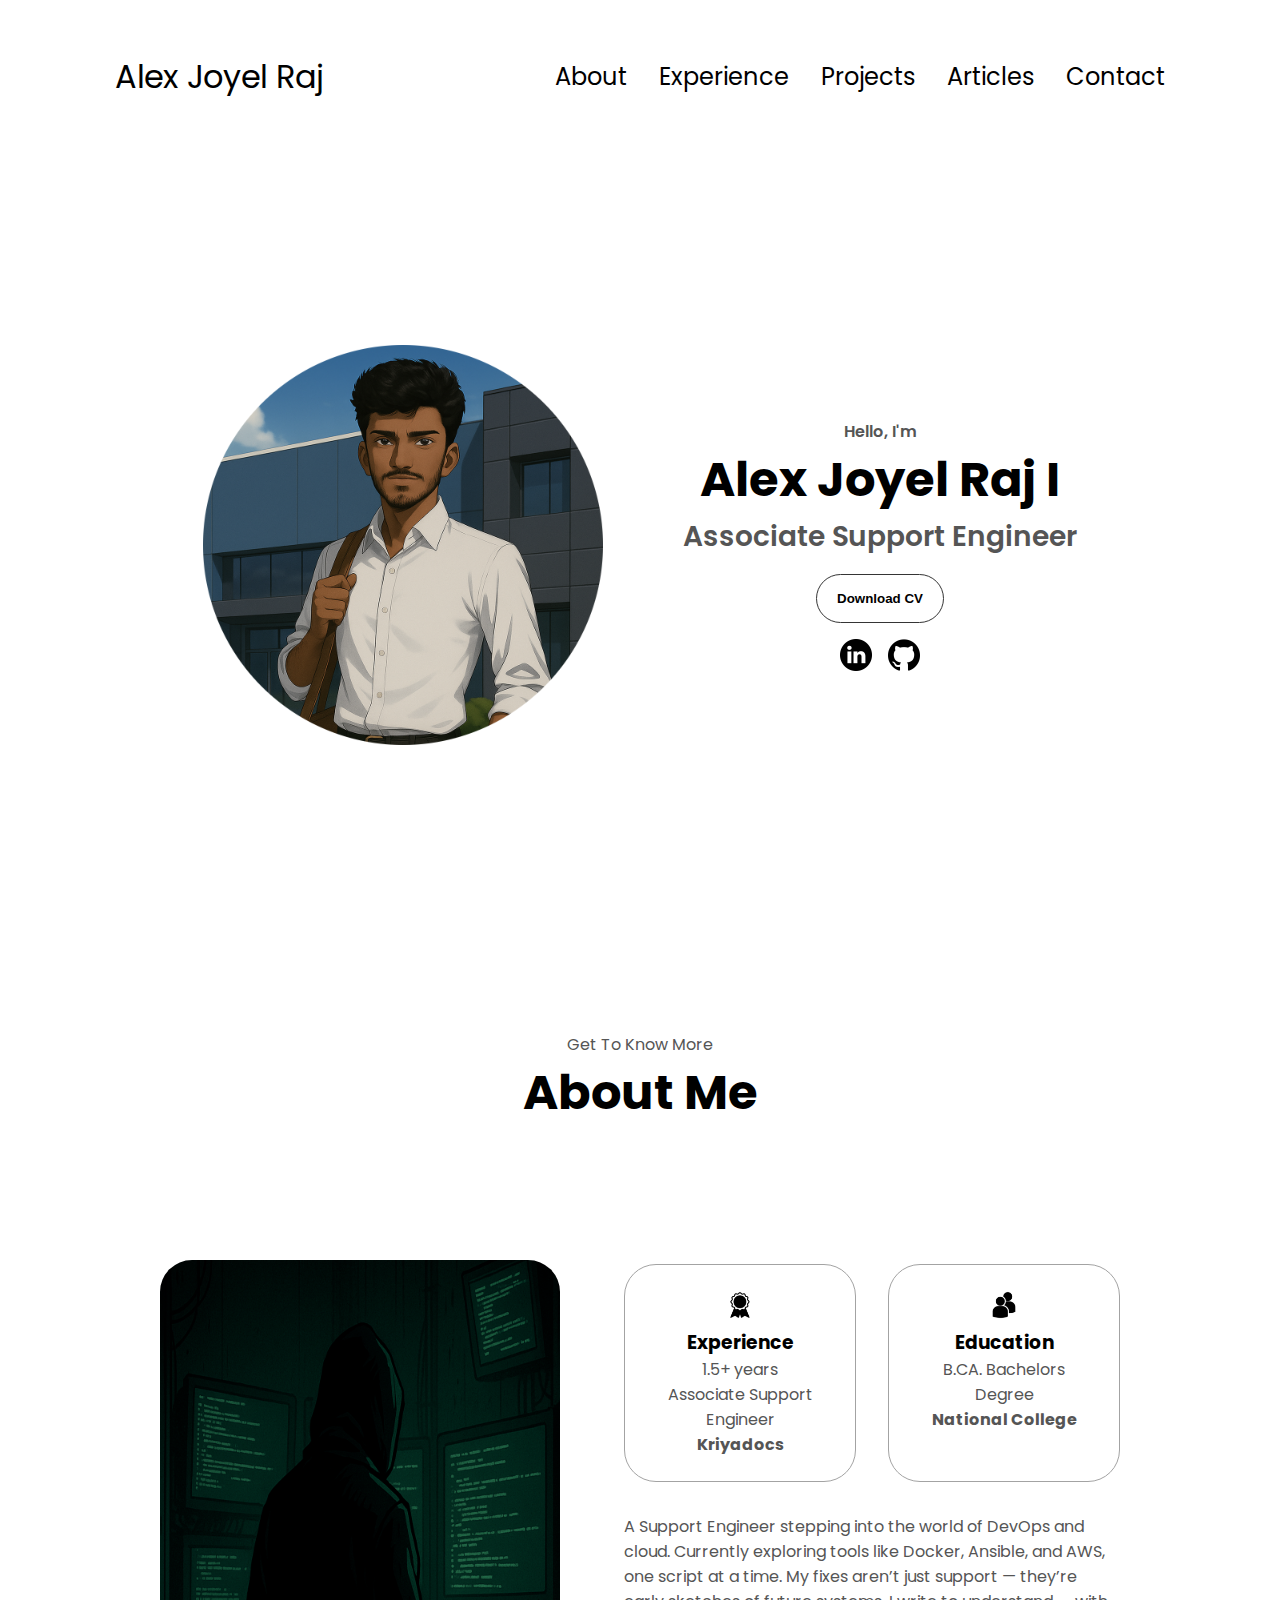
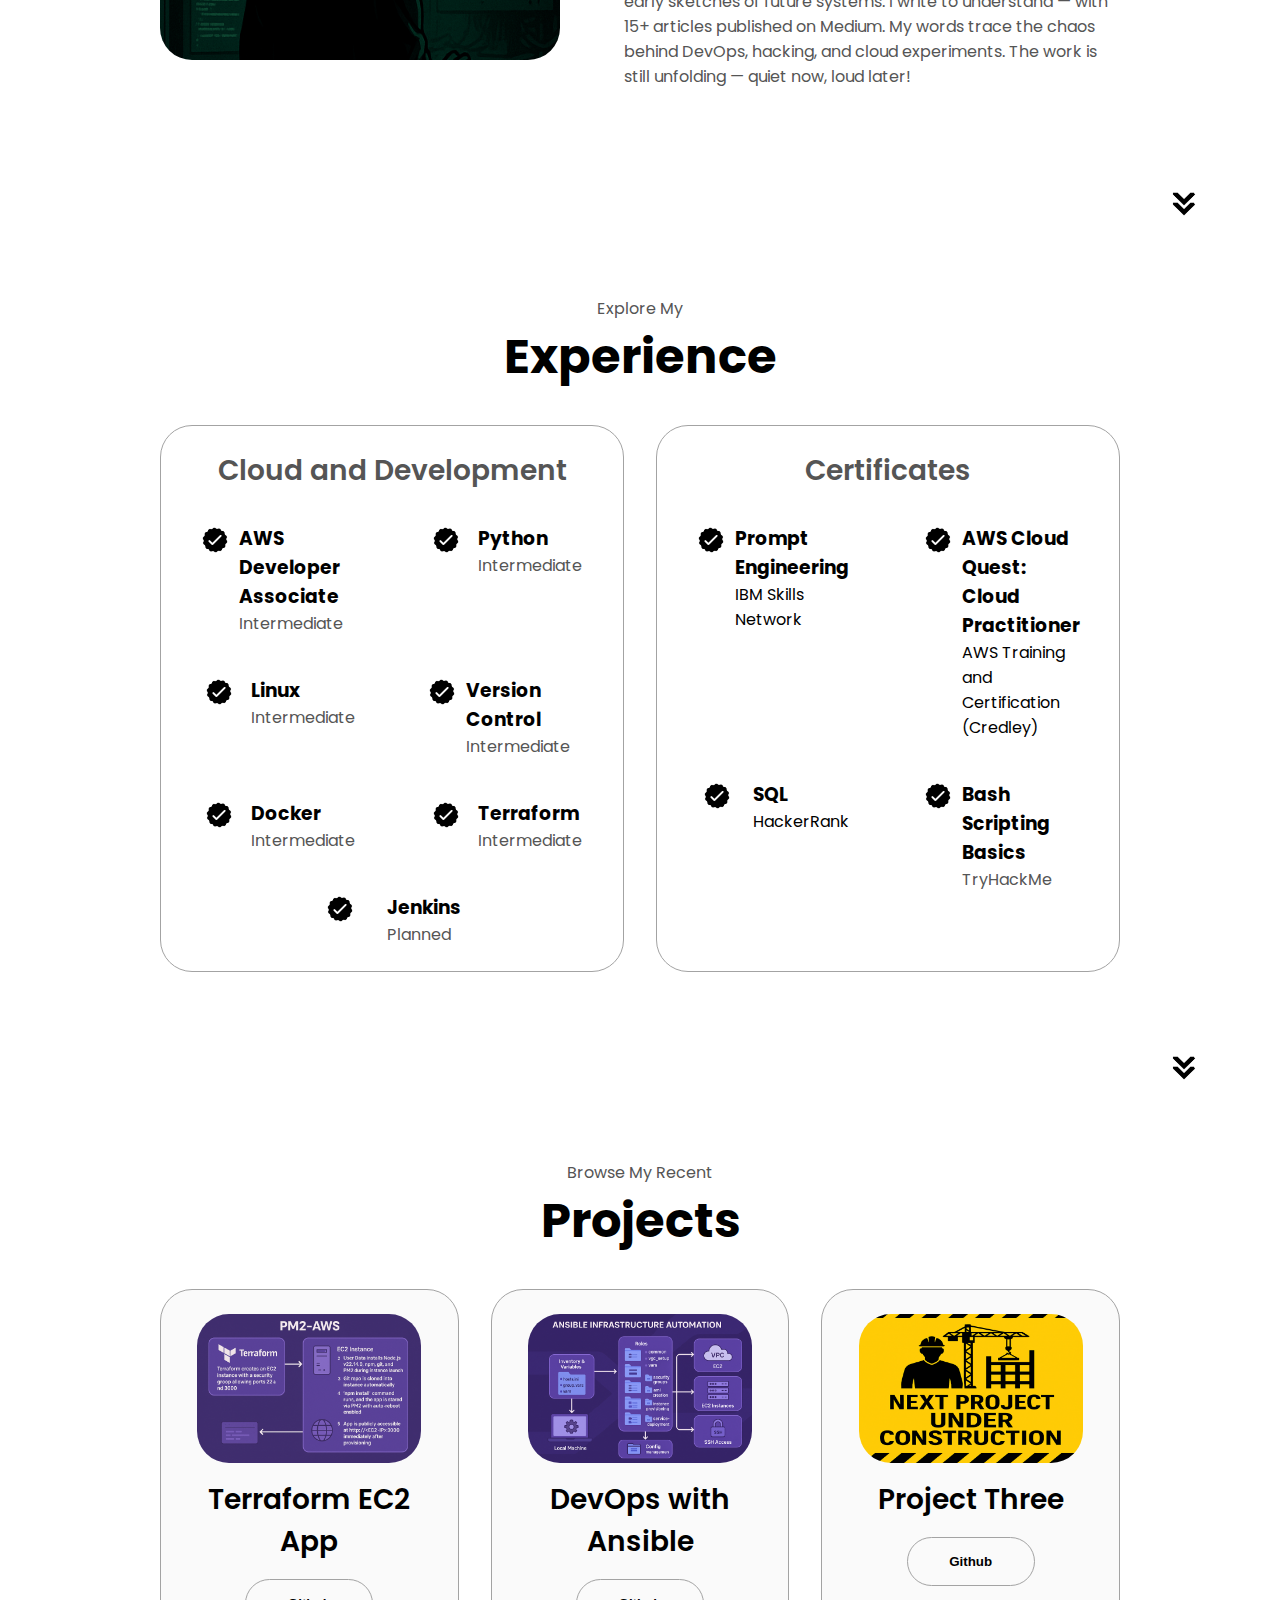
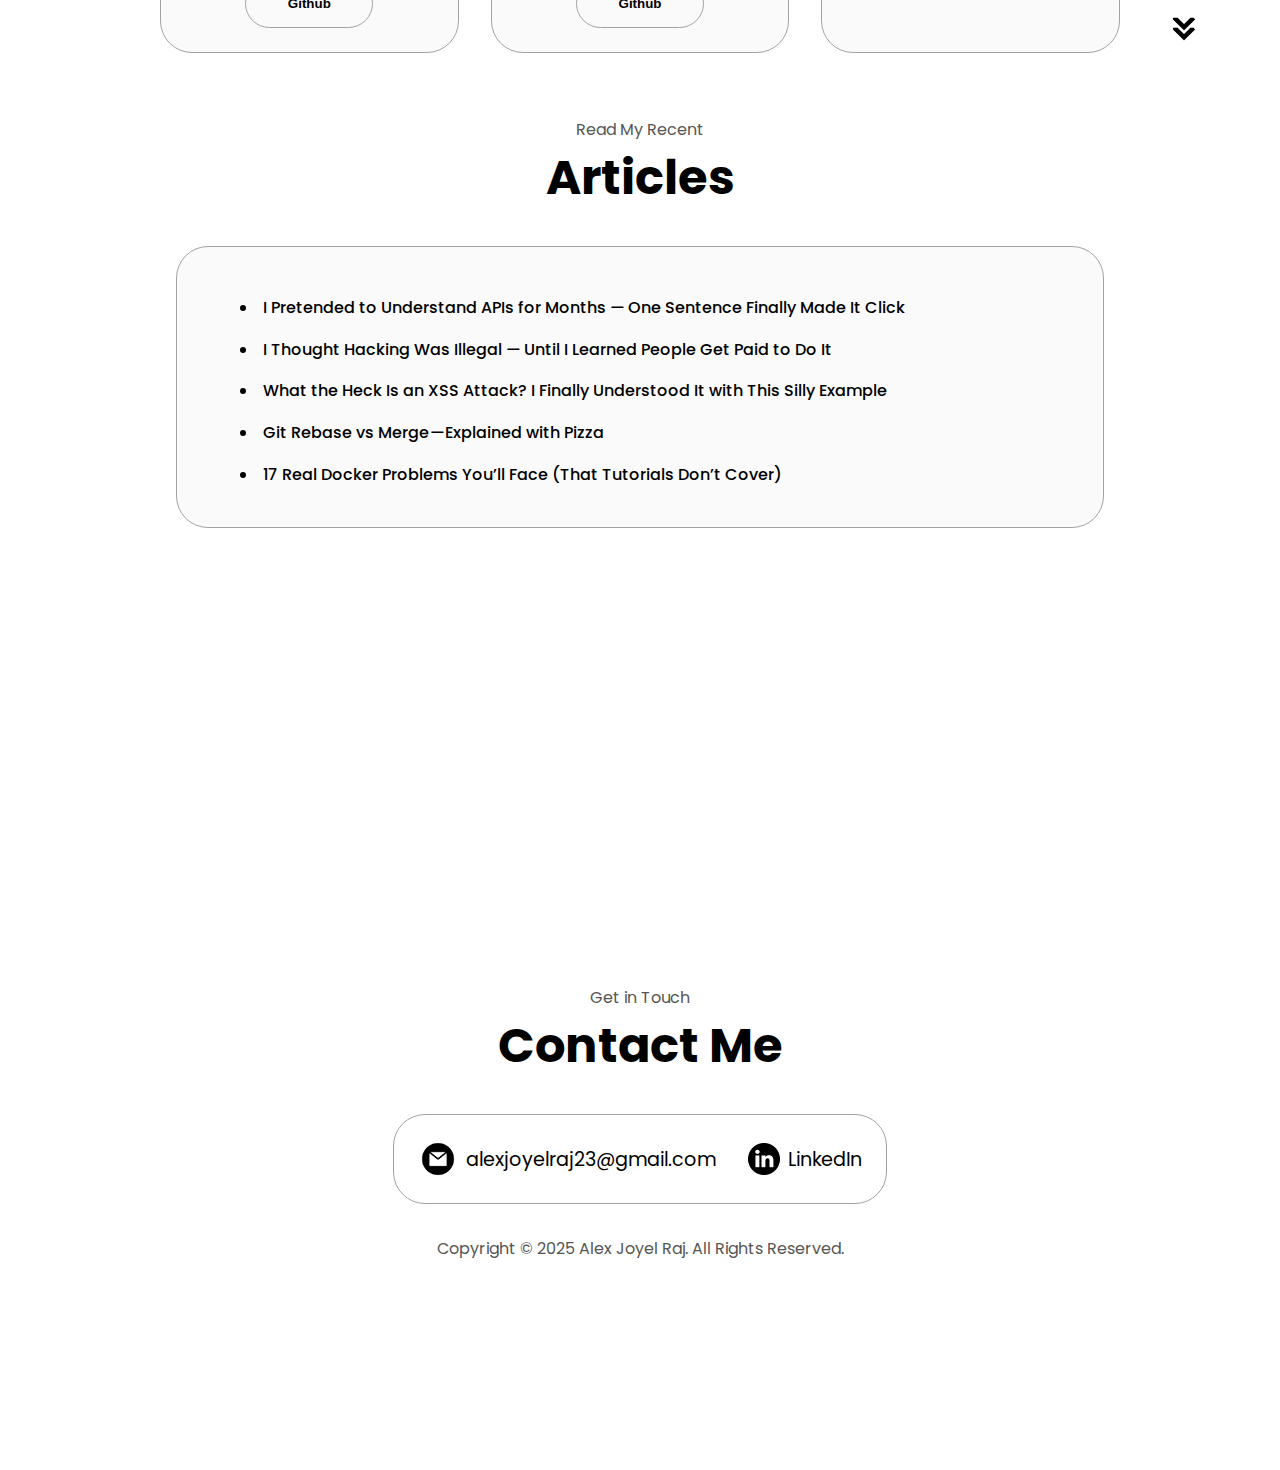
<file: index.html>
<!DOCTYPE html>
<html lang="en">
  <head>
    <meta charset="UTF-8" />
    <meta http-equiv="X-UA-Compatible" content="IE=edge" />
    <meta name="viewport" content="width=device-width, initial-scale=1.0" />
    <title>My Portfolio</title>
    <link rel="stylesheet" href="style.css" />
    <link rel="stylesheet" href="mediaqueries.css" />
  </head>
  <body>
    <nav id="desktop-nav">
      <div class="logo">Alex Joyel Raj</div>
      <div>
        <ul class="nav-links">
          <li><a href="#about">About</a></li>
          <li><a href="#experience">Experience</a></li>
          <li><a href="#projects">Projects</a></li>
          <li><a href="#articles">Articles</a></li>
          <li><a href="#contact">Contact</a></li>
        </ul>
      </div>
    </nav>
    <nav id="hamburger-nav">
      <div class="logo">Alex Joyel Raj</div>
      <div class="hamburger-menu">
        <div class="hamburger-icon" onclick="toggleMenu()">
          <span></span>
          <span></span>
          <span></span>
        </div>
        <div class="menu-links">
          <li><a href="#about" onclick="toggleMenu()">About</a></li>
          <li><a href="#experience" onclick="toggleMenu()">Experience</a></li>
          <li><a href="#projects" onclick="toggleMenu()">Projects</a></li>
          <li><a href="#articles" onclick="toggleMenu()">Articles</a></li>
          <li><a href="#contact" onclick="toggleMenu()">Contact</a></li>
        </div>
      </div>
    </nav>
    <section id="profile">
      <div class="section__pic-container">
        <img src="./assets/profile-pic.png" alt="Alex Joyel Raj profile picture" />
      </div>
      <div class="section__text">
        <p class="section__text__p1">Hello, I'm</p>
        <h1 class="title">Alex Joyel Raj I</h1>
        <p class="section__text__p2">Associate Support Engineer</p>
        <div class="btn-container">
          <button
            class="btn btn-color-2"
            onclick="window.open('./assets/resume-example.pdf')"
          >
            Download CV
          </button>
        </div>
        <div id="socials-container">
          <img
            src="./assets/linkedin.png"
            alt="My LinkedIn profile"
            class="icon"
            onclick="location.href='https://www.linkedin.com/in/alex-joyel-raj-iruthayarj/'"
          />
          <img
            src="./assets/github.png"
            alt="My Github profile"
            class="icon"
            onclick="location.href='https://github.com/joyeldevhub'"
          />
        </div>
      </div>
    </section>
    <section id="about">
      <p class="section__text__p1">Get To Know More</p>
      <h1 class="title">About Me</h1>
      <div class="section-container">
        <div class="section__pic-container">
          <img
            src="./assets/about-pic.png"
            alt="Profile picture"
            class="about-pic"
          />
        </div>
        <div class="about-details-container">
          <div class="about-containers">
            <div class="details-container">
              <img
                src="./assets/experience.png"
                alt="Experience icon"
                class="icon"
              />
              <h3>Experience</h3>
              <p>1.5+ years <br />Associate Support Engineer<br/><b>Kriyadocs</b></p>
            </div>
            <div class="details-container">
              <img
                src="./assets/education.png"
                alt="Education icon"
                class="icon"
              />
              <h3>Education</h3>
              <p>B.CA. Bachelors Degree<br/><b>National College</b></p>
            </div>
          </div>
          <div class="text-container">
            <p>
              A Support Engineer stepping into the world of DevOps and cloud. 
              Currently exploring tools like Docker, Ansible, and AWS, one script at a time.
              My fixes aren’t just support — they’re early sketches of future systems.
              I write to understand — with 15+ articles published on Medium.
              My words trace the chaos behind DevOps, hacking, and cloud experiments.
              The work is still unfolding — quiet now, loud later!
            </p>
          </div>
        </div>
      </div>
      <img
        src="./assets/arrow.png"
        alt="Arrow icon"
        class="icon arrow"
        onclick="location.href='./#experience'"
      />
    </section>
    <section id="experience">
      <p class="section__text__p1">Explore My</p>
      <h1 class="title">Experience</h1>
      <div class="experience-details-container">
        <div class="about-containers">
          <div class="details-container">
            <h2 class="experience-sub-title">Cloud and Development</h2>
            <div class="article-container">
              <article>
                <img
                  src="./assets/checkmark.png"
                  alt="Experience icon"
                  class="icon"
                />
                <div>
                  <h3>AWS Developer Associate</h3>
                  <p>Intermediate</p>
                </div>
              </article>
              <article>
                <img
                  src="./assets/checkmark.png"
                  alt="Experience icon"
                  class="icon"
                />
                <div>
                  <h3>Python</h3>
                  <p>Intermediate</p>
                </div>
              </article>
              <article>
                <img
                  src="./assets/checkmark.png"
                  alt="Experience icon"
                  class="icon"
                />
                <div>
                  <h3>Linux</h3>
                  <p>Intermediate</p>
                </div>
              </article>
              <article>
                <img
                  src="./assets/checkmark.png"
                  alt="Experience icon"
                  class="icon"
                />
                <div>
                  <h3>Version Control</h3>
                  <p>Intermediate</p>
                </div>
              </article>
              <article>
                <img
                  src="./assets/checkmark.png"
                  alt="Experience icon"
                  class="icon"
                />
                <div>
                  <h3>Docker</h3>
                  <p>Intermediate</p>
                </div>
              </article>
              <article>
                <img
                  src="./assets/checkmark.png"
                  alt="Experience icon"
                  class="icon"
                />
                <div>
                  <h3>Terraform</h3>
                  <p>Intermediate</p>
                </div>
              </article>
              <article>
                <img
                  src="./assets/checkmark.png"
                  alt="Experience icon"
                  class="icon"
                />
                <div>
                  <h3>Jenkins</h3>
                  <p>Planned</p>
                </div>
              </article>                            
            </div>
          </div>
          <div class="details-container">
            <h2 class="experience-sub-title">Certificates</h2>
            <div class="article-container">
              <article>
                <img
                  src="./assets/checkmark.png"
                  alt="Experience icon"
                  class="icon"
                />
                <div>
                  <h3>Prompt Engineering</h3>
                  <p><a href="https://courses.cognitiveclass.ai/certificates/1c643a5c33a44bcaa246a4bf5707edf4">IBM Skills Network</a></p>
                </div>
              </article>
              <article>
                <img
                  src="./assets/checkmark.png"
                  alt="Experience icon"
                  class="icon"
                />
                <div>
                  <h3>AWS Cloud Quest: Cloud Practitioner</h3>
                  <p><a href="https://www.credly.com/badges/142087cd-273a-4360-aeaf-d055b00c0cb7/linked_in_profile">AWS Training and Certification (Credley)</a></p>
                </div>
              </article>
              <article>
                <img
                  src="./assets/checkmark.png"
                  alt="Experience icon"
                  class="icon"
                />
                <div>
                  <h3>SQL</h3>
                  <p><a href="https://www.hackerrank.com/certificates/iframe/7f48899cd3f7">HackerRank</a></p>
                </div>
              </article>
              <article>
                <img
                  src="./assets/checkmark.png"
                  alt="Experience icon"
                  class="icon"
                />
                <div>
                  <h3>Bash Scripting Basics</h3>
                  <p>TryHackMe</p>
                </div>
              </article>
            </div>
          </div>
        </div>
      </div>
      <img
        src="./assets/arrow.png"
        alt="Arrow icon"
        class="icon arrow"
        onclick="location.href='./#projects'"
      />
    </section>    
    <section id="projects">
      <p class="section__text__p1">Browse My Recent</p>
      <h1 class="title">Projects</h1>
      <div class="experience-details-container">
        <div class="about-containers">
          <div class="details-container color-container">
            <div class="article-container">
              <img
                src="./assets/project-1.png"
                alt="Project 1"
                class="project-img"
              />
            </div>
            <h2 class="experience-sub-title project-title">Terraform EC2 App</h2>
            <div class="btn-container">
              <button
                class="btn btn-color-2 project-btn"
                onclick="location.href='https://github.com/joyeldevhub/PM2-AWS'"
              >
                Github
              </button>
            </div>
          </div>
          <div class="details-container color-container">
            <div class="article-container">
              <img
                src="./assets/project-2.png"
                alt="Project 2"
                class="project-img"
              />
            </div>
            <h2 class="experience-sub-title project-title">DevOps with Ansible</h2>
            <div class="btn-container">
              <button
                class="btn btn-color-2 project-btn"
                onclick="location.href='https://github.com/'"
              >
                Github
              </button>
            </div>
          </div>
          <div class="details-container color-container">
            <div class="article-container">
              <img
                src="./assets/project-3.png"
                alt="Project 3"
                class="project-img"
              />
            </div>
            <h2 class="experience-sub-title project-title">Project Three</h2>
            <div class="btn-container">
              <button
                class="btn btn-color-2 project-btn"
                onclick="location.href='https://github.com/'"
              >
                Github
              </button>
            </div>
          </div>
        </div>
      </div>
      <img
        src="./assets/arrow.png"
        alt="Arrow icon"
        class="icon arrow"
        onclick="location.href='./#articles'"
      />
    </section>
    <section id="articles">
      <p class="section__text__p1">Read My Recent</p>
      <h1 class="title">Articles</h1>
      <div class="articles-details-container">
        <div class="about-containers">
          <div class="details-container color-container">
            <div class="articles-container">
              <ul>
                <li><a href="https://medium.com/@alexjoyelraj/i-pretended-to-understand-apis-for-months-one-sentence-finally-made-it-click-7f0f4a712fbf">I Pretended to Understand APIs for Months — One Sentence Finally Made It Click</a></li>
                <li><a href="https://medium.com/@alexjoyelraj/i-thought-hacking-was-illegal-until-i-learned-people-get-paid-to-do-it-48726f33323a">I Thought Hacking Was Illegal — Until I Learned People Get Paid to Do It</a></li>
                <li><a href="https://medium.com/@alexjoyelraj/what-the-heck-is-an-xss-attack-i-finally-understood-it-with-this-silly-example-b11c1af5fad5">What the Heck Is an XSS Attack? I Finally Understood It with This Silly Example</a></li>
                <li><a href="https://medium.com/@alexjoyelraj/git-rebase-vs-merge-explained-with-pizza-d167b35be472">Git Rebase vs Merge — Explained with Pizza</a></li>
                <li><a href="https://medium.com/@alexjoyelraj/17-real-docker-problems-youll-face-that-tutorials-don-t-cover-58dd964f3821">17 Real Docker Problems You’ll Face (That Tutorials Don’t Cover)</a></li>
              </ul>
            </div> <!-- end .articles-container -->
          </div> <!-- end .details-container -->
        </div> <!-- end .about-containers -->
      </div> <!-- end .articles-details-container -->
      <img
        src="./assets/arrow.png"
        alt="Arrow icon"
        class="icon arrow"
        onclick="location.href='./#contact'"
      />
    </section>
    <section id="contact">
      <p class="section__text__p1">Get in Touch</p>
      <h1 class="title">Contact Me</h1>
      <div class="contact-info-upper-container">
        <div class="contact-info-container">
          <img
            src="./assets/email.png"
            alt="Email icon"
            class="icon contact-icon email-icon"
          />
          <p><a href="mailto:examplemail@gmail.com">alexjoyelraj23@gmail.com</a></p>
        </div>
        <div class="contact-info-container">
          <img
            src="./assets/linkedin.png"
            alt="LinkedIn icon"
            class="icon contact-icon"
          />
          <p><a href="https://www.linkedin.com/in/alex-joyel-raj-iruthayarj/">LinkedIn</a></p>
        </div>
      </div>
    </section>
    <footer>
      <p>Copyright &#169; 2025 Alex Joyel Raj. All Rights Reserved.</p>
    </footer>
    <script src="script.js"></script>
  </body>
</html>
</file>
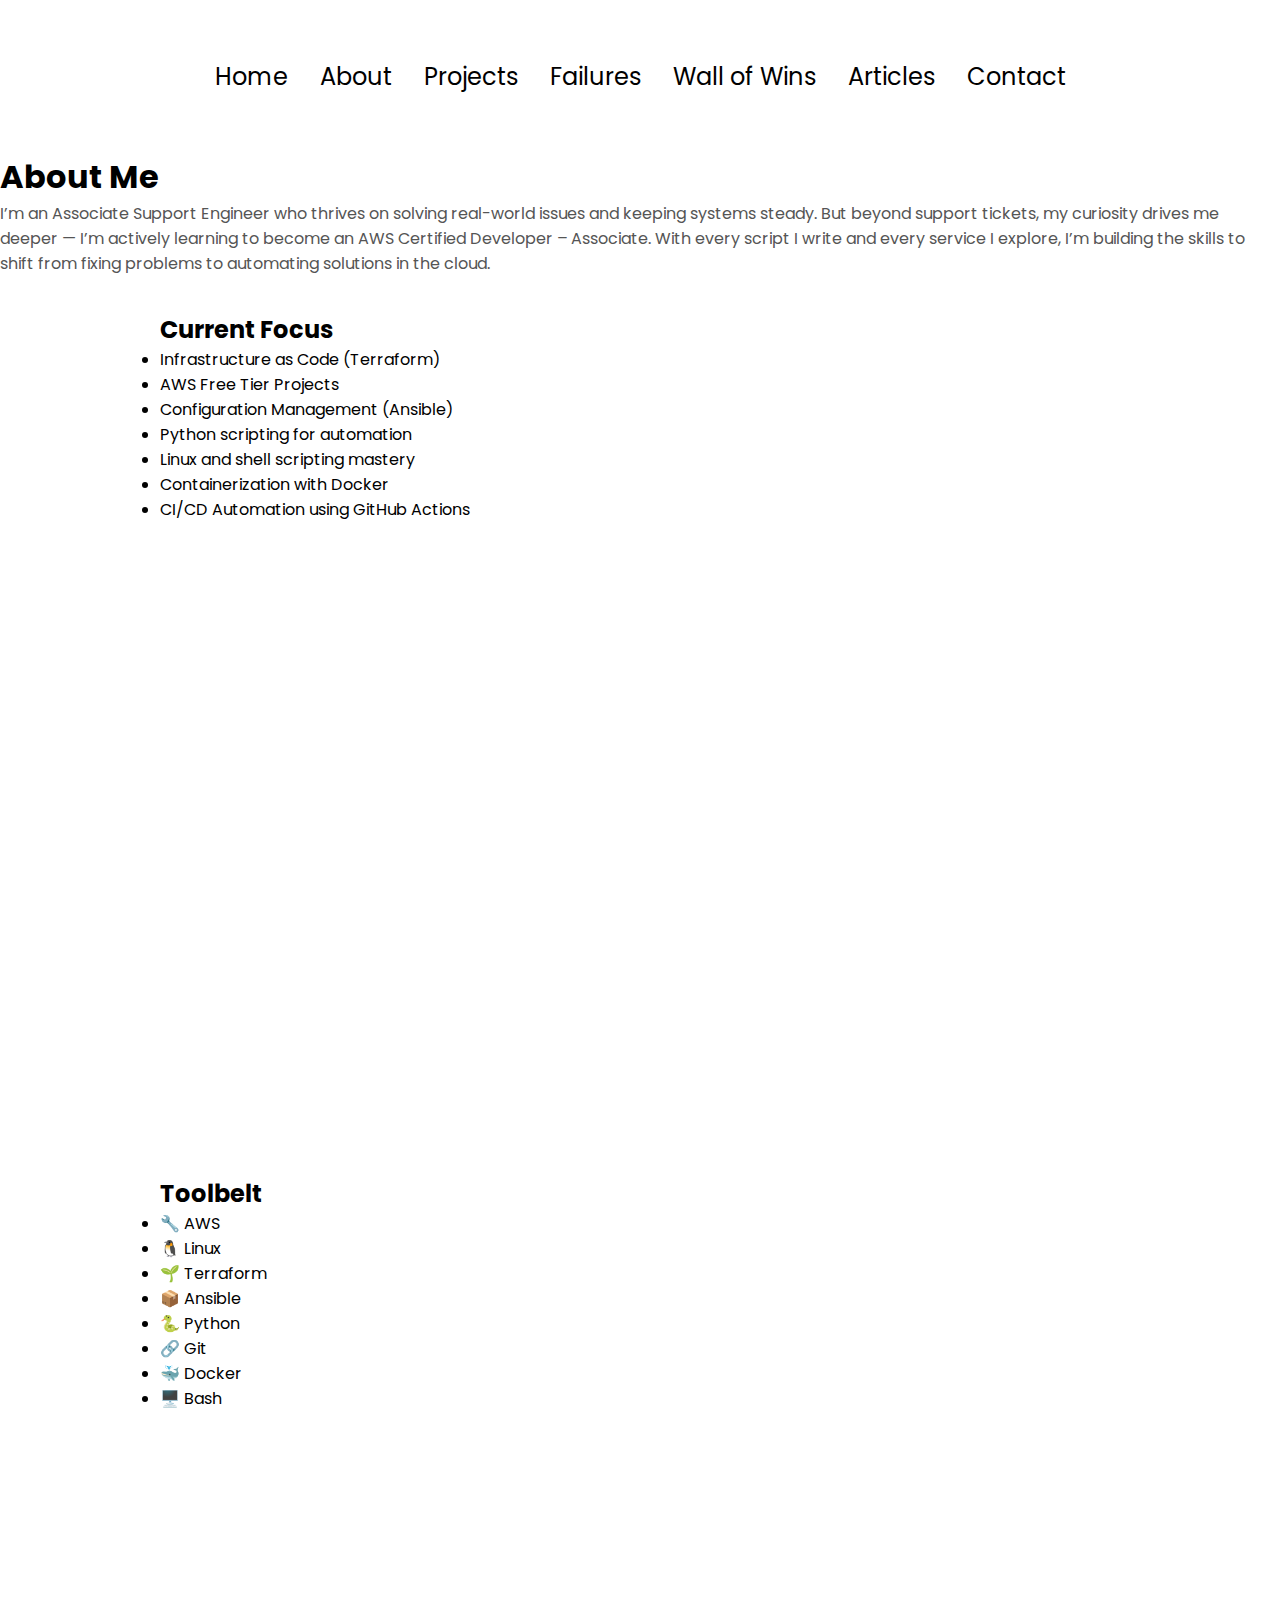
<file: about.html>
<!DOCTYPE html>
<html lang="en">
<head>
  <meta charset="UTF-8" />
  <meta name="viewport" content="width=device-width, initial-scale=1.0"/>
  <title>About Me | Alex Joyel Raj</title>
  <link rel="stylesheet" href="style.css" />
</head>
<body>
  <nav>
    <ul class="nav-links">
      <li><a href="index.html">Home</a></li>
      <li><a href="about.html">About</a></li>
      <li><a href="projects.html">Projects</a></li>
      <li><a href="failures.html">Failures</a></li>
      <li><a href="wins.html">Wall of Wins</a></li>
      <li><a href="articles.html">Articles</a></li>
      <li><a href="contact.html">Contact</a></li>
    </ul>
  </nav>

  <main class="content">
    <h1>About Me</h1>
    <p>
      I’m an Associate Support Engineer who thrives on solving real-world issues and keeping systems 
      steady. But beyond support tickets, my curiosity drives me deeper — I’m actively learning to 
      become an AWS Certified Developer – Associate. With every script I write and every service I 
      explore, I’m building the skills to shift from fixing problems to automating solutions in the 
      cloud.
    </p>

    <section class="about-section">
      <h2>Current Focus</h2>
      <ul>
        <li>Infrastructure as Code (Terraform)</li>
        <li>AWS Free Tier Projects</li>
        <li>Configuration Management (Ansible)</li>
        <li>Python scripting for automation</li>
        <li>Linux and shell scripting mastery</li>
        <li>Containerization with Docker</li>
        <li>CI/CD Automation using GitHub Actions</li>
      </ul>
    </section>

    <section class="about-section">
      <h2>Toolbelt</h2>
      <ul class="tool-list">
  <li>🔧 AWS</li>
  <li>🐧 Linux</li>
  <li>🌱 Terraform</li>
  <li>📦 Ansible</li>
  <li>🐍 Python</li>
  <li>🔗 Git</li>
  <li>🐳 Docker</li>
  <li>🖥️ Bash</li>
      </ul>
    </section>
  </main>
</body>
</html>
</file>
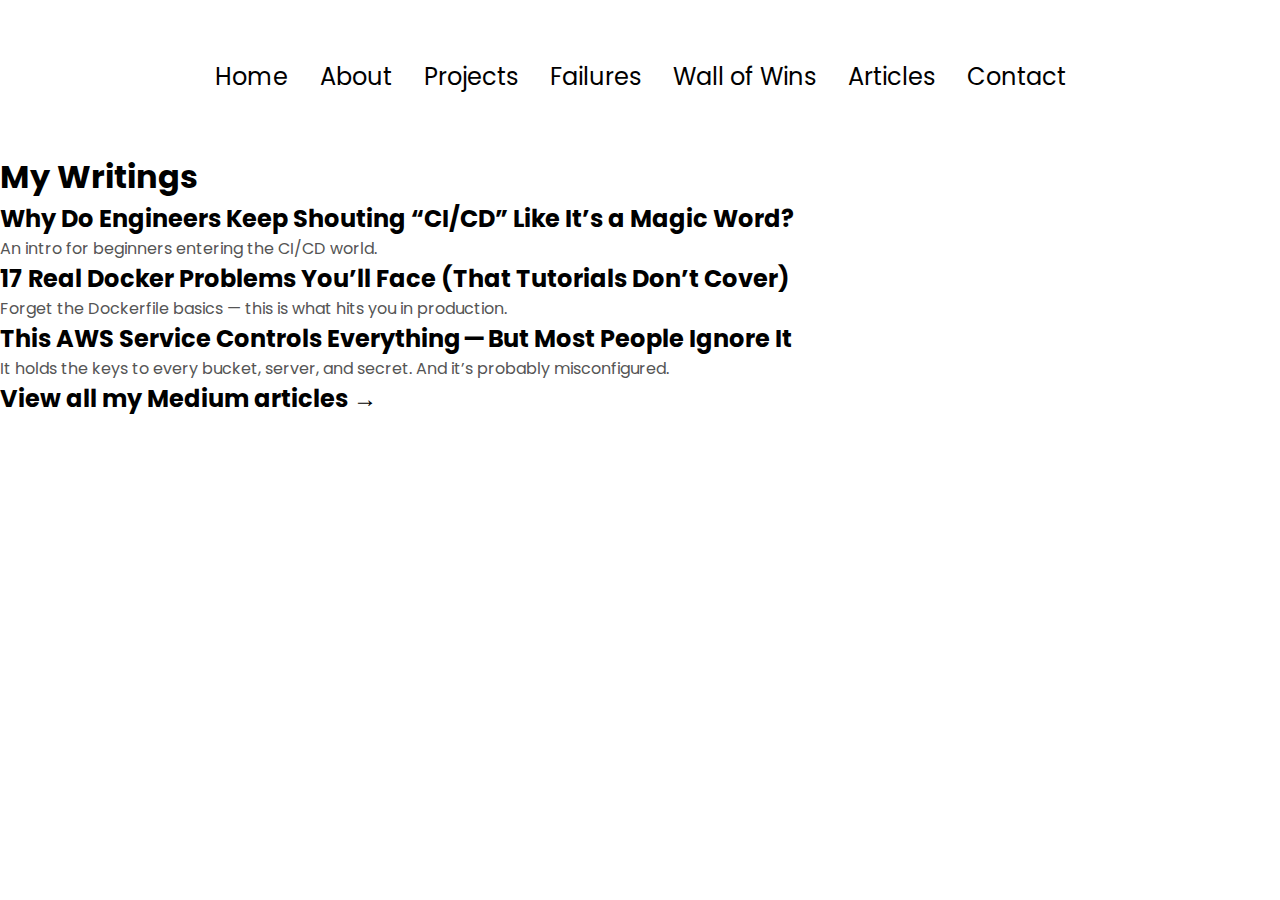
<file: articles.html>
<!DOCTYPE html>
<html lang="en">
<head>
  <meta charset="UTF-8" />
  <meta name="viewport" content="width=device-width, initial-scale=1.0"/>
  <title>Articles | Alex Joyel Raj</title>
  <link rel="stylesheet" href="style.css" />
</head>
<body>
  <nav>
    <ul class="nav-links">
      <li><a href="index.html">Home</a></li>
      <li><a href="about.html">About</a></li>
      <li><a href="projects.html">Projects</a></li>
      <li><a href="failures.html">Failures</a></li>
      <li><a href="wins.html">Wall of Wins</a></li>  
      <li><a href="articles.html">Articles</a></li>
      <li><a href="contact.html">Contact</a></li>
    </ul>
  </nav>

  <main class="content">
    <h1>My Writings</h1>

    <div class="articles-list">
      <div class="article-item">
        <h2><a href="https://medium.com/@alexjoyelraj/why-do-engineers-keep-shouting-ci-cd-like-its-a-magic-word-3ef2675ece50" target="_blank">
          Why Do Engineers Keep Shouting “CI/CD” Like It’s a Magic Word?
        </a></h2>
        <p>An intro for beginners entering the CI/CD world.</p>
      </div>

      <div class="article-item">
        <h2><a href="https://medium.com/@alexjoyelraj/17-real-docker-problems-youll-face-that-tutorials-don-t-cover-58dd964f3821" target="_blank">
          17 Real Docker Problems You’ll Face (That Tutorials Don’t Cover)
        </a></h2>
        <p>Forget the Dockerfile basics — this is what hits you in production.</p>
      </div>

      <div class="article-item">
        <h2><a href="https://medium.com/@alexjoyelraj/this-aws-service-controls-everything-but-most-people-ignore-it-fd5b45534f9c" target="_blank">
          This AWS Service Controls Everything — But Most People Ignore It
        </a></h2>
        <p>It holds the keys to every bucket, server, and secret. And it’s probably misconfigured.</p>
      </div>

      <div class="article-item">
        <h2><a href="https://medium.com/@alexjoyelraj" target="_blank">
          View all my Medium articles →
        </a></h2>
      </div>
    </div>
  </main>
</body>
</html>
</file>
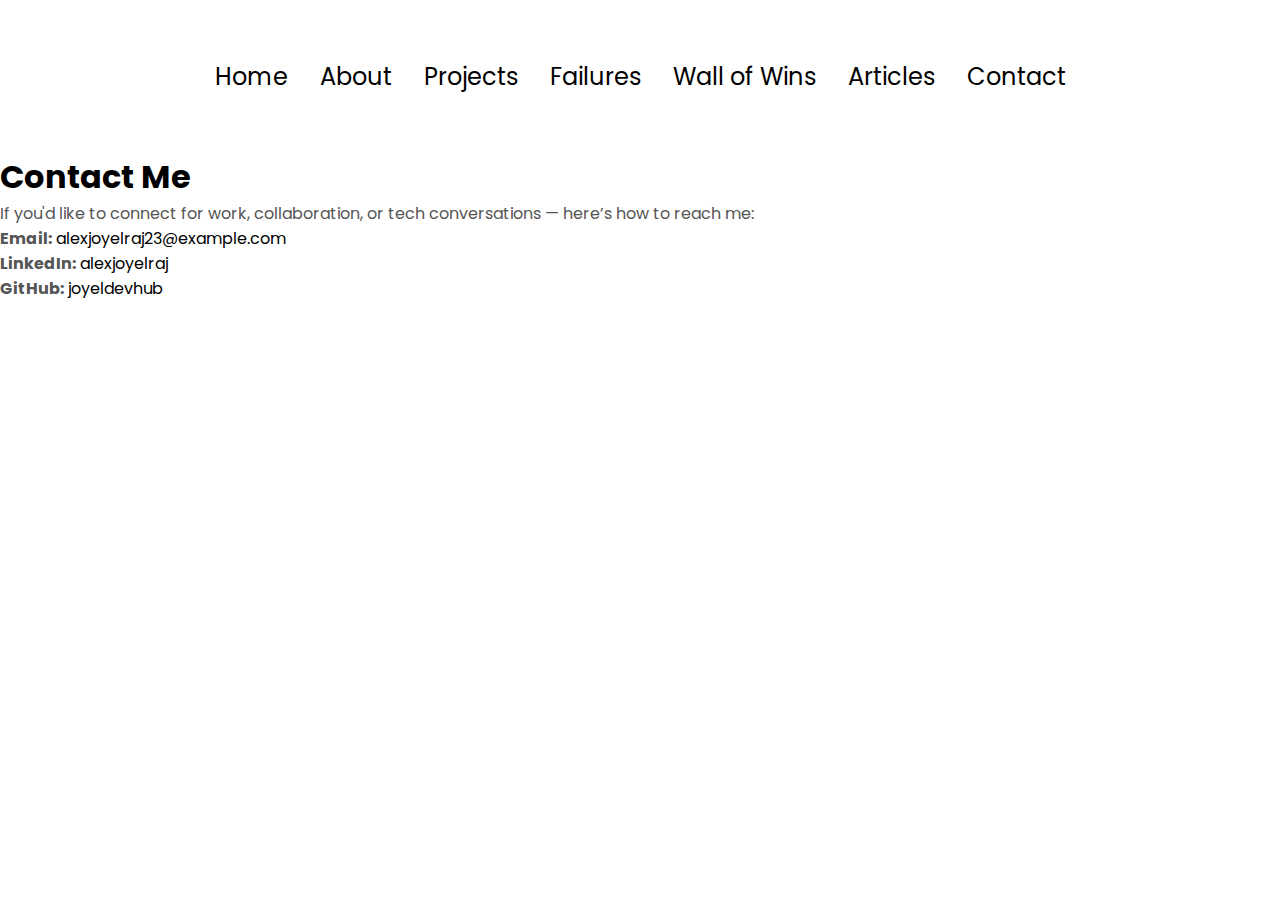
<file: contact.html>
<!DOCTYPE html>
<html lang="en">
<head>
  <meta charset="UTF-8" />
  <meta name="viewport" content="width=device-width, initial-scale=1.0"/>
  <title>Contact | Alex Joyel Raj</title>
  <link rel="stylesheet" href="style.css" />
</head>
<body>
  <nav>
    <ul class="nav-links">
      <li><a href="index.html">Home</a></li>
      <li><a href="about.html">About</a></li>
      <li><a href="projects.html">Projects</a></li>
      <li><a href="failures.html">Failures</a></li>
      <li><a href="wins.html">Wall of Wins</a></li>
      <li><a href="articles.html">Articles</a></li>
      <li><a href="contact.html">Contact</a></li>
    </ul>
  </nav>

  <main class="content">
    <h1>Contact Me</h1>
    <p>If you'd like to connect for work, collaboration, or tech conversations — here’s how to reach me:</p>

    <div class="contact-info">
      <p><strong>Email:</strong> <a href="mailto:alexjoyelraj23@example.com">alexjoyelraj23@example.com</a></p>
      <p><strong>LinkedIn:</strong> <a href="https://linkedin.com/in/alexjoyelraj">alexjoyelraj</a></p>
      <p><strong>GitHub:</strong> <a href="https://github.com/joyeldevhub">joyeldevhub</a></p>
    </div>
  </main>
</body>
</html>
</file>
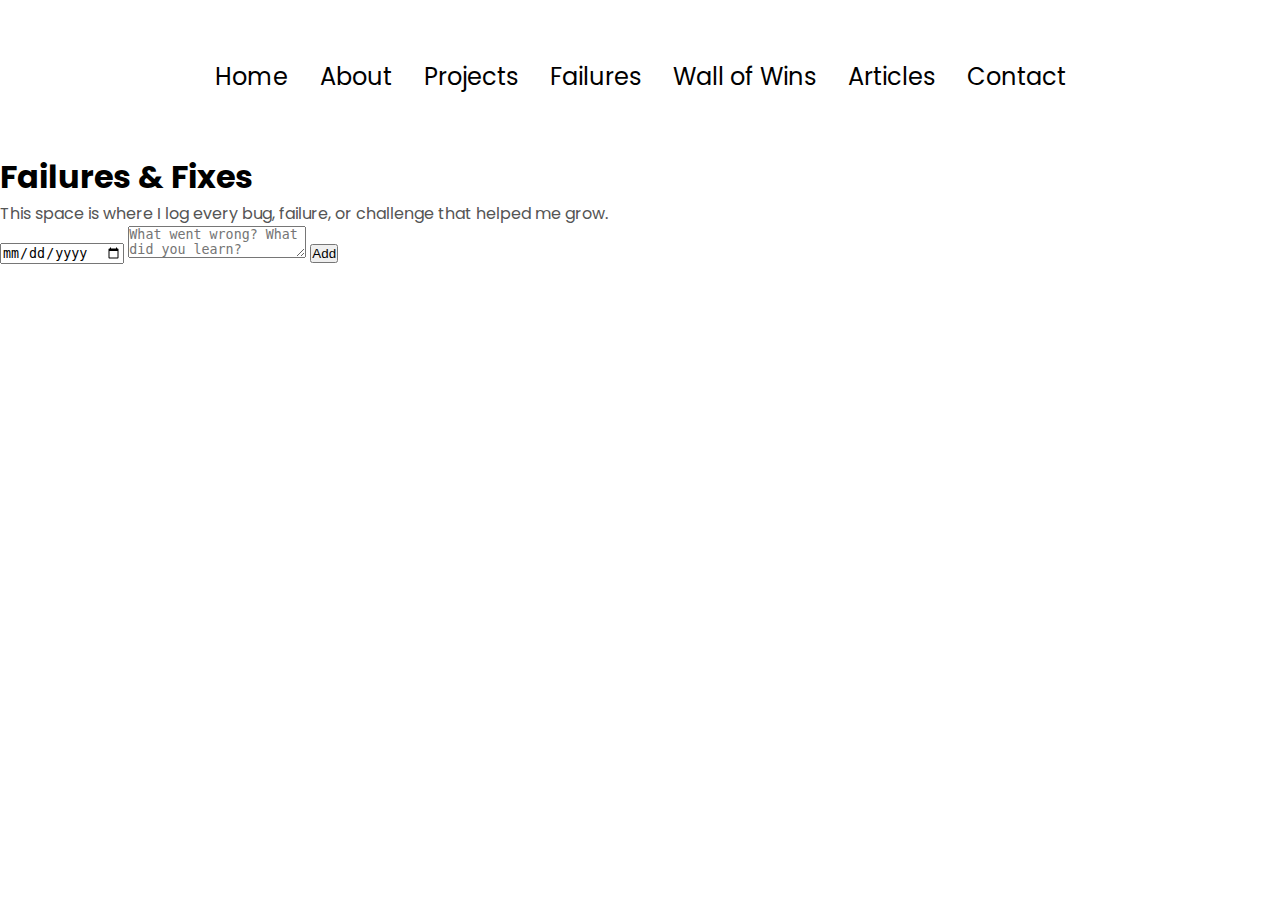
<file: failures.html>
<!DOCTYPE html>
<html lang="en">
<head>
  <meta charset="UTF-8" />
  <meta name="viewport" content="width=device-width, initial-scale=1.0"/>
  <title>Failures & Fixes | Alex Joyel Raj</title>
  <link rel="stylesheet" href="style.css" />
</head>
<body>
  <nav>
    <ul class="nav-links">
      <li><a href="index.html">Home</a></li>
      <li><a href="about.html">About</a></li>
      <li><a href="projects.html">Projects</a></li>
      <li><a href="failures.html">Failures</a></li> 
      <li><a href="wins.html">Wall of Wins</a></li>     
      <li><a href="articles.html">Articles</a></li>
      <li><a href="contact.html">Contact</a></li>
    </ul>
  </nav>

  <main class="content">
    <h1>Failures & Fixes</h1>
    <p>This space is where I log every bug, failure, or challenge that helped me grow.</p>

    <div class="failure-form">
      <input type="date" id="failure-date" />
      <textarea id="failure-text" placeholder="What went wrong? What did you learn?"></textarea>
      <button onclick="addFailure()">Add</button>
    </div>

    <div id="failures-list" class="failures-list"></div>
  </main>

  <script>
    let failures = JSON.parse(localStorage.getItem('failures')) || [];

    function renderFailures() {
      const list = document.getElementById('failures-list');
      list.innerHTML = '';
      failures.forEach((entry, index) => {
        list.innerHTML += `
          <div class="failure-entry">
            <time>${entry.date}</time>
            <p contenteditable="false" id="text-${index}">${entry.text}</p>
            <div class="failure-actions">
              <button onclick="editFailure(${index})">Edit</button>
              <button onclick="deleteFailure(${index})">Delete</button>
            </div>
          </div>
        `;
      });
    }

    function addFailure() {
      const date = document.getElementById('failure-date').value;
      const text = document.getElementById('failure-text').value.trim();
      if (!date || !text) return alert('Date and text are required.');

      failures.unshift({ date, text });
      localStorage.setItem('failures', JSON.stringify(failures));
      document.getElementById('failure-text').value = '';
      renderFailures();
    }

    function deleteFailure(index) {
      if (confirm('Delete this entry?')) {
        failures.splice(index, 1);
        localStorage.setItem('failures', JSON.stringify(failures));
        renderFailures();
      }
    }

    function editFailure(index) {
      const p = document.getElementById(`text-${index}`);
      if (p.contentEditable === 'true') {
        p.contentEditable = 'false';
        failures[index].text = p.innerText.trim();
        localStorage.setItem('failures', JSON.stringify(failures));
        renderFailures();
      } else {
        p.contentEditable = 'true';
        p.focus();
      }
    }

    renderFailures();
  </script>
</body>
</html>
</file>
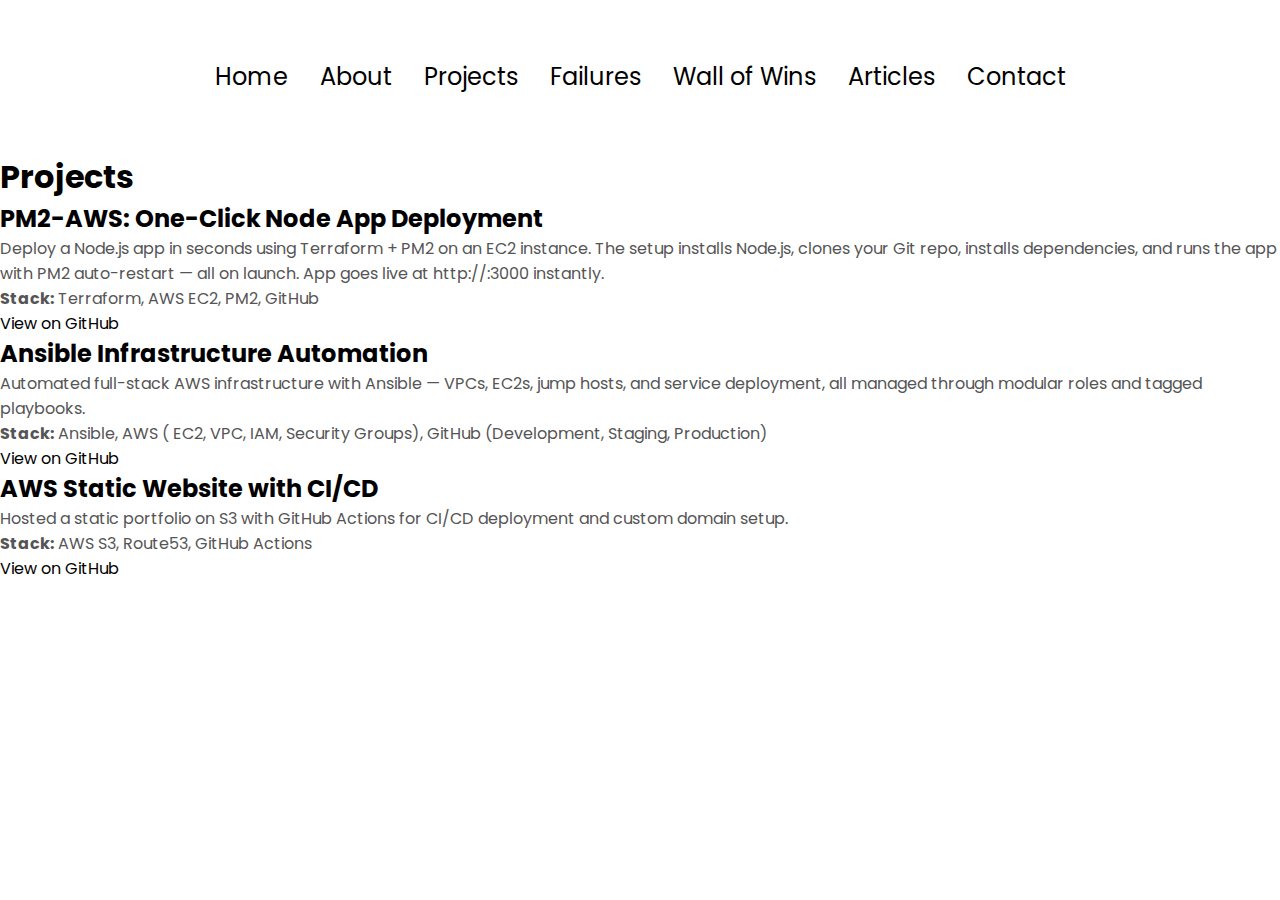
<file: projects.html>
<!DOCTYPE html>
<html lang="en">
<head>
  <meta charset="UTF-8" />
  <meta name="viewport" content="width=device-width, initial-scale=1.0"/>
  <title>Projects | Alex Joyel Raj</title>
  <link rel="stylesheet" href="style.css" />
</head>
<body>
  <nav>
    <ul class="nav-links">
      <li><a href="index.html">Home</a></li>
      <li><a href="about.html">About</a></li>
      <li><a href="projects.html">Projects</a></li>
      <li><a href="failures.html">Failures</a></li>
      <li><a href="wins.html">Wall of Wins</a></li>
      <li><a href="articles.html">Articles</a></li>
      <li><a href="contact.html">Contact</a></li>
    </ul>
  </nav>

  <main class="content">
    <h1>Projects</h1>

    <div class="project-grid">
      <div class="project-card">
        <h2>PM2-AWS: One-Click Node App Deployment</h2>
        <p>Deploy a Node.js app in seconds using Terraform + PM2 on an EC2 instance.
            The setup installs Node.js, clones your Git repo, installs dependencies, and runs the app with PM2 auto-restart — all on launch.
            App goes live at http://<EC2-IP>:3000 instantly.</p>
        <p><strong>Stack:</strong> Terraform, AWS EC2, PM2, GitHub</p>
        <a href="https://github.com/joyeldevhub/PM2-AWS" target="_blank">View on GitHub</a>
      </div>

      <div class="project-card">
        <h2>Ansible Infrastructure Automation</h2>
        <p>Automated full-stack AWS infrastructure with Ansible — VPCs, EC2s, jump hosts, and service deployment, all managed through modular roles and tagged playbooks.</p>
        <p><strong>Stack:</strong> Ansible, AWS ( EC2, VPC, IAM, Security Groups), GitHub (Development, Staging, Production)</p>
        <a href="https://github.com/joyeldevhub/Ansible-Project" target="_blank">View on GitHub</a>
      </div>

      <div class="project-card">
        <h2>AWS Static Website with CI/CD</h2>
        <p>Hosted a static portfolio on S3 with GitHub Actions for CI/CD deployment and custom domain setup.</p>
        <p><strong>Stack:</strong> AWS S3, Route53, GitHub Actions</p>
        <a href="https://github.com/your-username/static-site-cicd" target="_blank">View on GitHub</a>
      </div>
    </div>
  </main>
</body>
</html>
</file>
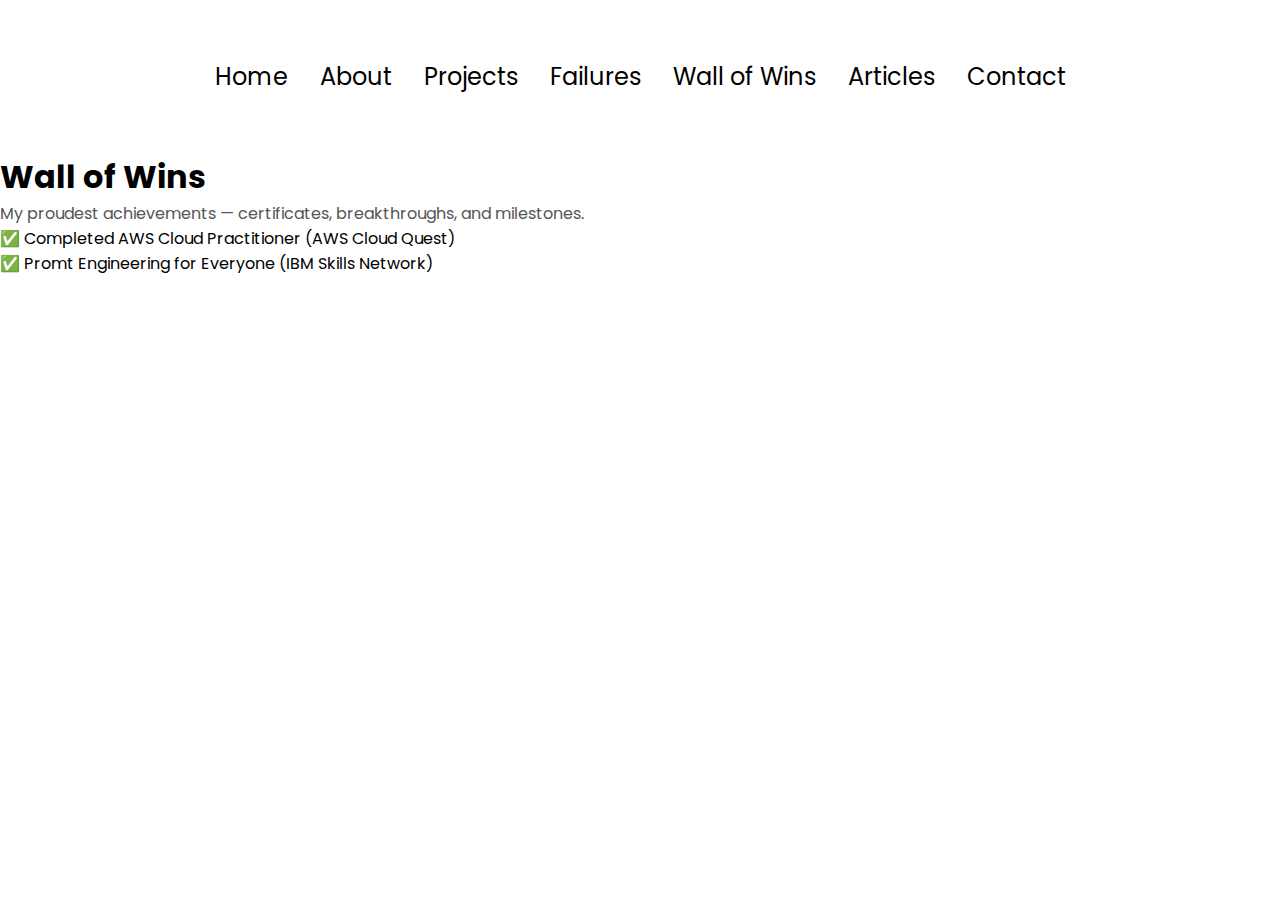
<file: wins.html>
<!DOCTYPE html>
<html lang="en">
<head>
  <meta charset="UTF-8" />
  <meta name="viewport" content="width=device-width, initial-scale=1.0"/>
  <title>Wall of Wins | Alex Joyel Raj</title>
  <link rel="stylesheet" href="style.css" />
</head>
<body>
  <nav>
    <ul class="nav-links">
      <li><a href="index.html">Home</a></li>
      <li><a href="about.html">About</a></li>
      <li><a href="projects.html">Projects</a></li>  
      <li><a href="failures.html">Failures</a></li>   
      <li><a href="wins.html">Wall of Wins</a></li>
      <li><a href="articles.html">Articles</a></li>
      <li><a href="contact.html">Contact</a></li>
    </ul>
  </nav>

  <main class="content">
    <h1>Wall of Wins</h1>
    <p>My proudest achievements — certificates, breakthroughs, and milestones.</p>

    <ul class="wins-list">
      <li><a href="https://www.credly.com/badges/142087cd-273a-4360-aeaf-d055b00c0cb7/linked_in_profile">✅ Completed AWS Cloud Practitioner (AWS Cloud Quest)</a></li>
      <li><a href="https://courses.cognitiveclass.ai/certificates/1c643a5c33a44bcaa246a4bf5707edf4">✅ Promt Engineering for Everyone (IBM Skills Network)</a></li>
    </ul>
  </main>
</body>
</html>
</file>
<file: style.css>
/* GENERAL */

@import url("https://fonts.googleapis.com/css2?family=Poppins:wght@300;400;500;600&display=swap");

* {
  margin: 0;
  padding: 0;
}

body {
  font-family: "Poppins", sans-serif;
}

html {
  scroll-behavior: smooth;
}

p {
  color: rgb(85, 85, 85);
}

/* TRANSITION */

a,
.btn {
  transition: all 300ms ease;
}

/* DESKTOP NAV */

nav,
.nav-links {
  display: flex;
}

nav {
  justify-content: space-around;
  align-items: center;
  height: 17vh;
}

.nav-links {
  gap: 2rem;
  list-style: none;
  font-size: 1.5rem;
}

a {
  color: black;
  text-decoration: none;
  text-decoration-color: white;
}

a:hover {
  color: grey;
  /* text-decoration: underline; */
  text-underline-offset: 1rem;
  text-decoration-color: rgb(181, 181, 181);
}

.logo {
  font-size: 2rem;
}

.logo:hover {
  cursor: default;
}

/* HAMBURGER MENU */

#hamburger-nav {
  display: none;
}

.hamburger-menu {
  position: relative;
  display: inline-block;
}

.hamburger-icon {
  display: flex;
  flex-direction: column;
  justify-content: space-between;
  height: 24px;
  width: 30px;
  cursor: pointer;
}

.hamburger-icon span {
  width: 100%;
  height: 2px;
  background-color: black;
  transition: all 0.3 ease-in-out;
}

.menu-links {
  position: absolute;
  top: 100%;
  right: 0;
  background-color: white;
  width: fit-content;
  max-height: 0;
  overflow: hidden;
  transition: all 0.3 ease-in-out;
}

.menu-links a {
  display: block;
  padding: 10px;
  text-align: center;
  font-size: 1.5rem;
  color: black;
  text-decoration: none;
  transition: all 0.3 ease-in-out;
}

.menu-links li {
  list-style: none;
}

.menu-links.open {
  max-height: 300px;
}

.hamburger-icon.open span:first-child {
  transform: rotate(45deg) translate(10px, 5px);
}

.hamburger-icon.open span:nth-child(2) {
  opacity: 0;
}

.hamburger-icon.open span:last-child {
  transform: rotate(-45deg) translate(10px, -5px);
}

.hamburger-icon span:first-child {
  transform: none;
}

.hamburger-icon span:first-child {
  opacity: 1;
}

.hamburger-icon span:first-child {
  transform: none;
}

/* SECTIONS */

section {
  padding-top: 4vh;
  height: 96vh;
  margin: 0 10rem;
  box-sizing: border-box;
  min-height: fit-content;
}

.section-container {
  display: flex;
}

/* PROFILE SECTION */

#profile {
  display: flex;
  justify-content: center;
  gap: 5rem;
  height: 80vh;
}

.section__pic-container {
  display: flex;
  height: 400px;
  width: 400px;
  margin: auto 0;
}

.section__text {
  align-self: center;
  text-align: center;
}

.section__text p {
  font-weight: 600;
}

.section__text__p1 {
  text-align: center;
}

.section__text__p2 {
  font-size: 1.75rem;
  margin-bottom: 1rem;
}

.title {
  font-size: 3rem;
  text-align: center;
}

#socials-container {
  display: flex;
  justify-content: center;
  margin-top: 1rem;
  gap: 1rem;
}

/* ICONS */

.icon {
  cursor: pointer;
  height: 2rem;
}

/* BUTTONS */

.btn-container {
  display: flex;
  justify-content: center;
  gap: 1rem;
}

.btn {
  font-weight: 600;
  transition: all 300ms ease;
  padding: 1rem;
  width: 8rem;
  border-radius: 2rem;
}

.btn-color-1,
.btn-color-2 {
  border: rgb(53, 53, 53) 0.1rem solid;
}

.btn-color-1:hover,
.btn-color-2:hover {
  cursor: pointer;
}

.btn-color-1,
.btn-color-2:hover {
  background: rgb(53, 53, 53);
  color: white;
}

.btn-color-1:hover {
  background: rgb(0, 0, 0);
}

.btn-color-2 {
  background: none;
}

.btn-color-2:hover {
  border: rgb(255, 255, 255) 0.1rem solid;
}

.btn-container {
  gap: 1rem;
}

/* ABOUT SECTION */

#about {
  position: relative;
}

.about-containers {
  gap: 2rem;
  margin-bottom: 2rem;
  margin-top: 2rem;
}

.about-details-container {
  justify-content: center;
  flex-direction: column;
}

.about-containers,
.about-details-container {
  display: flex;
}

.about-pic {
  border-radius: 2rem;
}

.arrow {
  position: absolute;
  right: -5rem;
  bottom: 2.5rem;
}

.details-container {
  padding: 1.5rem;
  flex: 1;
  background: white;
  border-radius: 2rem;
  border: rgb(53, 53, 53) 0.1rem solid;
  border-color: rgb(163, 163, 163);
  text-align: center;
}

.section-container {
  gap: 4rem;
  height: 80%;
}

.section__pic-container {
  height: 400px;
  width: 400px;
  margin: auto 0;
}

/* EXPERIENCE SECTION */

#experience {
  position: relative;
}

.experience-sub-title {
  color: rgb(85, 85, 85);
  font-weight: 600;
  font-size: 1.75rem;
  margin-bottom: 2rem;
}

.experience-details-container {
  display: flex;
  justify-content: center;
  flex-direction: column;
}

.article-container {
  display: flex;
  text-align: initial;
  flex-wrap: wrap;
  flex-direction: row;
  gap: 2.5rem;
  justify-content: space-around;
}

article {
  display: flex;
  width: 10rem;
  justify-content: space-around;
  gap: 0.5rem;
}

article .icon {
  cursor: default;
}

/* PROJECTS SECTION */

#projects {
  position: relative;
}

.color-container {
  border-color: rgb(163, 163, 163);
  background: rgb(250, 250, 250);
}

.project-img {
  border-radius: 2rem;
  width: 90%;
  height: 90%;
}

.project-title {
  margin: 1rem;
  color: black;
}

.project-btn {
  color: black;
  border-color: rgb(163, 163, 163);
}


/* ARTICLES SECTION FIX */

#articles {
  padding: 2rem 1rem 0 1rem;
  margin-bottom: 0;
  text-align: center;
}

#articles ul {
  list-style-position: inside;
  padding-left: 0;
  margin: 1.5rem auto 0 auto;
  max-width: 800px;
  text-align: left;
}

#articles li {
  margin-bottom: 1rem;
  line-height: 1.6;
}

#articles a {
  text-decoration: none;
  color: black;
  font-weight: 500;
  transition: color 0.2s ease-in-out;
}

#articles a:hover {
  color: gray;
  text-decoration: underline;
}

.articles-icon {
  cursor: default;
}

.articles-title {
  margin: 1rem;
  color: black;
}

/* CONTACT */

#contact {
  display: flex;
  justify-content: center;
  flex-direction: column;
  /* height: 70vh; */
}

.contact-info-upper-container {
  display: flex;
  justify-content: center;
  border-radius: 2rem;
  border: rgb(53, 53, 53) 0.1rem solid;
  border-color: rgb(163, 163, 163);
  background: (250, 250, 250);
  margin: 2rem auto;
  padding: 0.5rem;
}

.contact-info-container {
  display: flex;
  align-items: center;
  justify-content: center;
  gap: 0.5rem;
  margin: 1rem;
}

.contact-info-container p {
  font-size: larger;
}

.contact-icon {
  cursor: default;
}

.email-icon {
  height: 2.5rem;
}

/* FOOTER SECTION */

footer {
  height: 26vh;
  margin: 0 1rem;
}

footer p {
  text-align: center;
}
</file>
<file: mediaqueries.css>
@media screen and (max-width: 1400px) {
  #profile {
    height: 83vh;
    margin-bottom: 6rem;
  }
  .about-containers {
    flex-wrap: wrap;
  }
  #contact,
  #projects {
    height: fit-content;
  }
}

@media screen and (max-width: 1200px) {
  #desktop-nav {
    display: none;
  }
  #hamburger-nav {
    display: flex;
  }
  #experience,
  .experience-details-container {
    margin-top: 2rem;
  }
  #profile,
  .section-container {
    display: block;
  }
  .arrow {
    display: none;
  }
  section,
  .section-container {
    height: fit-content;
  }
  section {
    margin: 0 5%;
  }
  .section__pic-container {
    width: 275px;
    height: 275px;
    margin: 0 auto 2rem;
  }
  .about-containers {
    margin-top: 0;
  }
}

@media screen and (max-width: 600px) {
  #contact,
  footer {
    height: 40vh;
  }
  #profile {
    height: 83vh;
    margin-bottom: 0;
  }
  article {
    font-size: 1rem;
  }
  footer nav {
    height: fit-content;
    margin-bottom: 2rem;
  }
  .about-containers,
  .contact-info-upper-container,
  .btn-container {
    flex-wrap: wrap;
  }
  .contact-info-container {
    margin: 0;
  }
  .contact-info-container p,
  .nav-links li a {
    font-size: 1rem;
  }
  .experience-sub-title {
    font-size: 1.25rem;
  }
  .logo {
    font-size: 1.5rem;
  }
  .nav-links {
    flex-direction: column;
    gap: 0.5rem;
    text-align: center;
  }
  .section__pic-container {
    width: auto;
    height: 46vw;
    justify-content: center;
  }
  .section__text__p2 {
    font-size: 1.25rem;
  }
  .title {
    font-size: 2rem;
  }
  .text-container {
    text-align: justify;
  }
}
</file>
